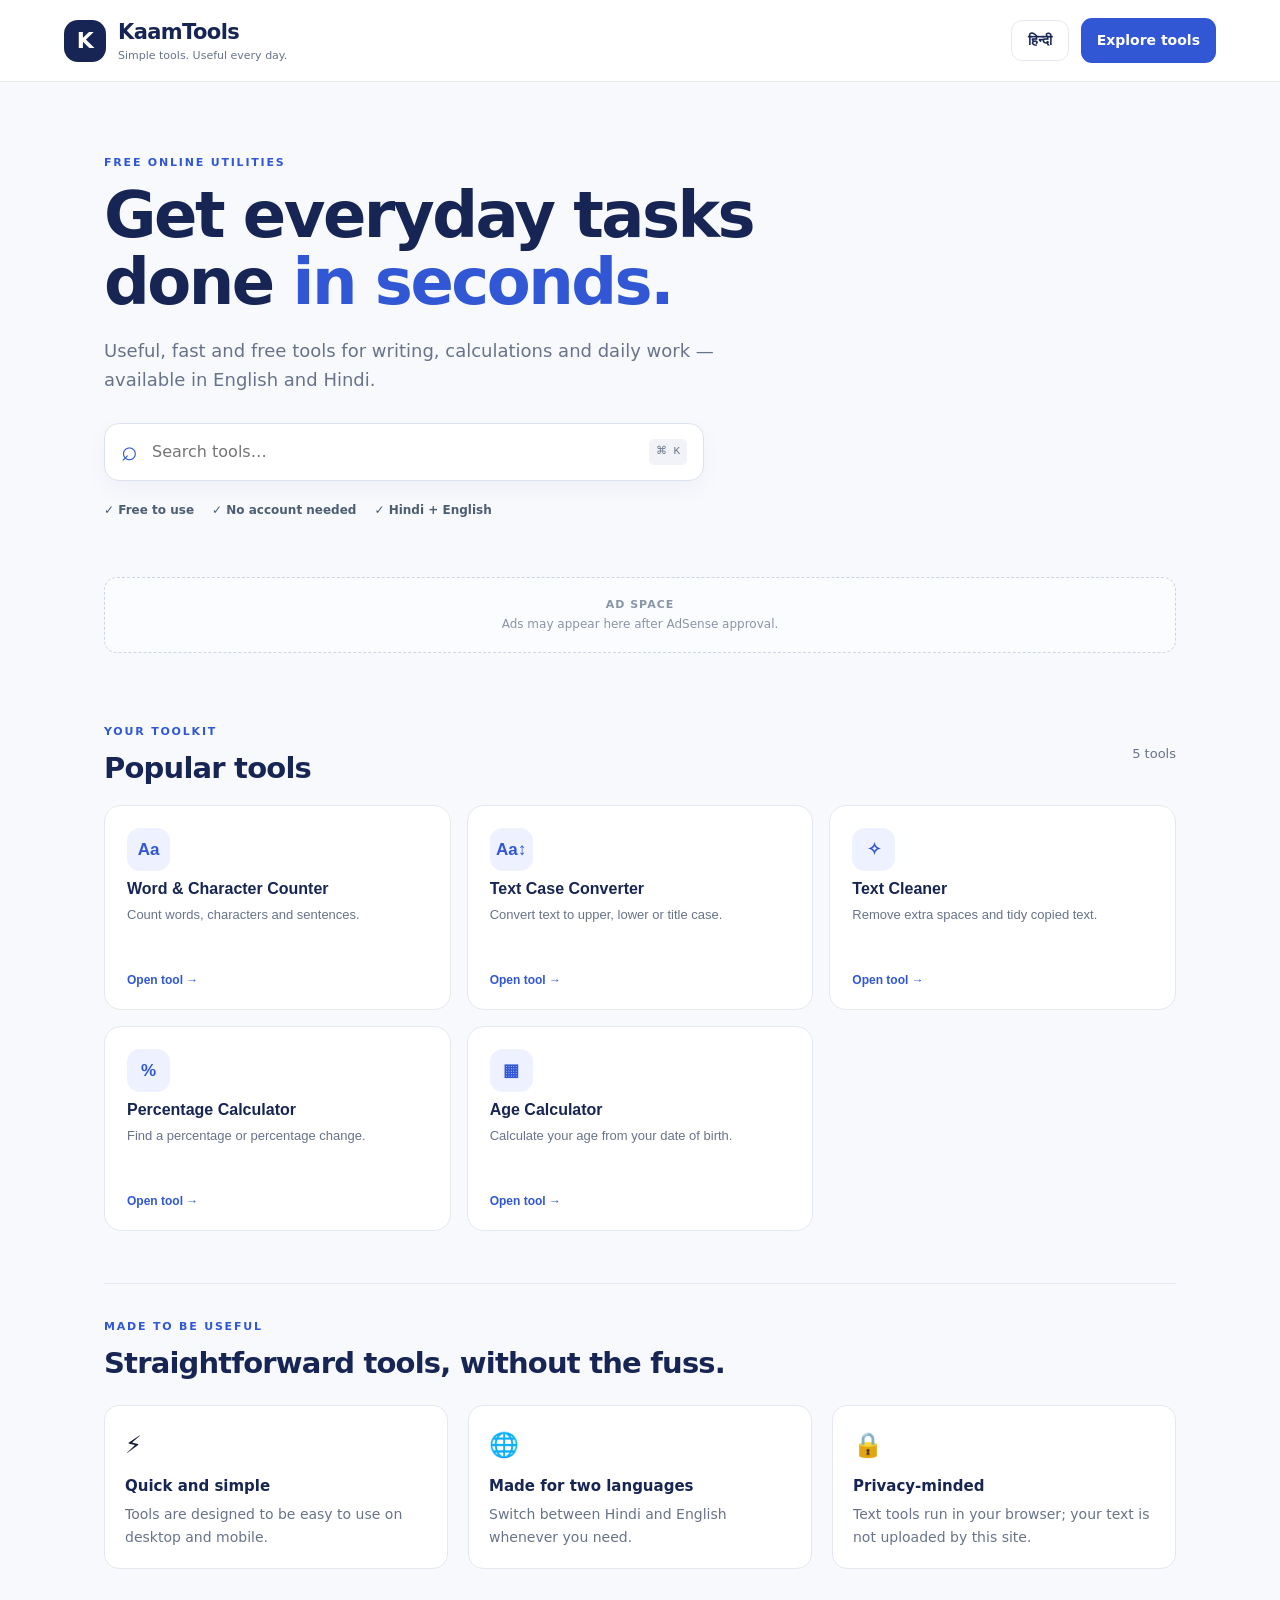
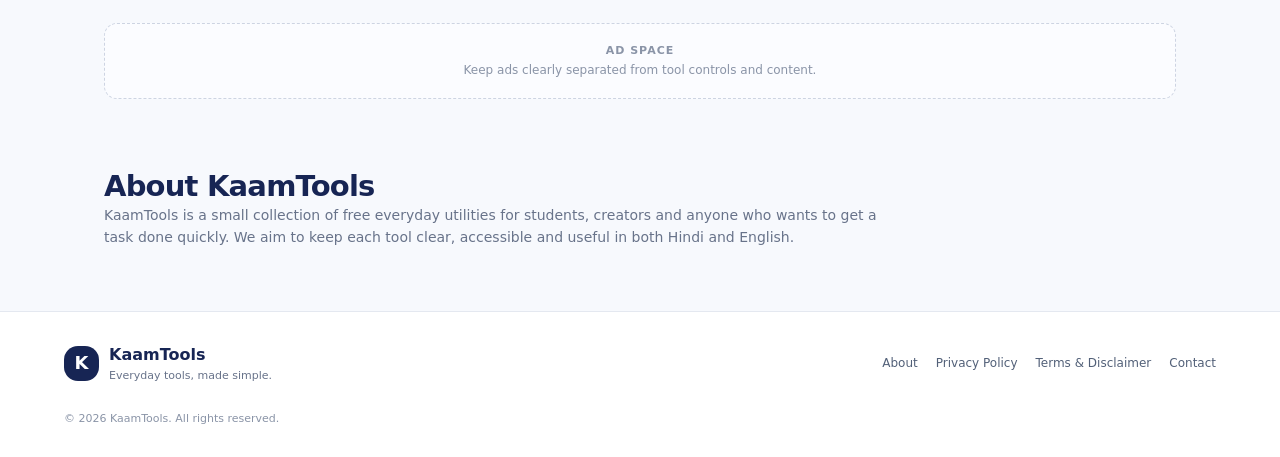
<file: index.html>
<!doctype html>
<html lang="en">
<head>
<meta charset="utf-8"><meta name="viewport" content="width=device-width,initial-scale=1">
<title>KaamTools — Free Online Tools in Hindi & English</title>
<meta name="description" content="Free, simple online tools in Hindi and English: word counter, case converter, text cleaner, percentage calculator and age calculator.">
<meta name="robots" content="index,follow">
<meta name="theme-color" content="#172554">
<link rel="canonical" href="https://YOUR-DOMAIN.example/">
<link rel="stylesheet" href="style.css">
</head>
<body>
<header class="top"><a class="brand" href="index.html"><span class="logo">K</span><span>KaamTools<small id="tagline">Simple tools. Useful every day.</small></span></a>
<div class="head-actions"><button id="langBtn" class="btn outline" type="button">हिन्दी</button><a class="btn primary" href="#tools" data-en="Explore tools" data-hi="टूल देखें">Explore tools</a></div></header>
<main>
<section class="hero"><div class="eyebrow" id="eyebrow">FREE ONLINE UTILITIES</div><h1 id="heroTitle">Get everyday tasks done <span>in seconds.</span></h1><p id="heroText">Useful, fast and free tools for writing, calculations and daily work — available in English and Hindi.</p>
<div class="searchbox"><span>⌕</span><input id="search" type="search" placeholder="Search tools…" aria-label="Search tools"><kbd>⌘ K</kbd></div>
<div class="hero-pills"><span>✓ Free to use</span><span>✓ No account needed</span><span>✓ Hindi + English</span></div></section>
<div class="ad-placeholder" aria-label="Advertisement space"><strong>Ad space</strong><span>Ads may appear here after AdSense approval.</span></div>
<section id="tools" class="section"><div class="section-heading"><div><p class="eyebrow" id="toolsEyebrow">YOUR TOOLKIT</p><h2 id="toolsTitle">Popular tools</h2></div><span class="muted" id="toolCount">5 tools</span></div>
<div class="tool-grid" id="toolGrid">
<button class="tool-card" data-tool="word"><span class="tool-icon">Aa</span><strong data-en="Word & Character Counter" data-hi="शब्द और अक्षर गिनें">Word & Character Counter</strong><span data-en="Count words, characters and sentences." data-hi="शब्द, अक्षर और वाक्य गिनें।">Count words, characters and sentences.</span><em data-en="Open tool →" data-hi="टूल खोलें →">Open tool →</em></button>
<button class="tool-card" data-tool="case"><span class="tool-icon">Aa↕</span><strong data-en="Text Case Converter" data-hi="टेक्स्ट केस बदलें">Text Case Converter</strong><span data-en="Convert text to upper, lower or title case." data-hi="टेक्स्ट को अपर, लोअर या टाइटल केस में बदलें।">Convert text to upper, lower or title case.</span><em data-en="Open tool →" data-hi="टूल खोलें →">Open tool →</em></button>
<button class="tool-card" data-tool="clean"><span class="tool-icon">✧</span><strong data-en="Text Cleaner" data-hi="टेक्स्ट साफ़ करें">Text Cleaner</strong><span data-en="Remove extra spaces and tidy copied text." data-hi="अतिरिक्त स्पेस हटाएँ और टेक्स्ट व्यवस्थित करें।">Remove extra spaces and tidy copied text.</span><em data-en="Open tool →" data-hi="टूल खोलें →">Open tool →</em></button>
<button class="tool-card" data-tool="percent"><span class="tool-icon">%</span><strong data-en="Percentage Calculator" data-hi="प्रतिशत कैलकुलेटर">Percentage Calculator</strong><span data-en="Find a percentage or percentage change." data-hi="प्रतिशत या प्रतिशत में बदलाव निकालें।">Find a percentage or percentage change.</span><em data-en="Open tool →" data-hi="टूल खोलें →">Open tool →</em></button>
<button class="tool-card" data-tool="age"><span class="tool-icon">▦</span><strong data-en="Age Calculator" data-hi="उम्र कैलकुलेटर">Age Calculator</strong><span data-en="Calculate your age from your date of birth." data-hi="जन्मतिथि से अपनी उम्र जानें।">Calculate your age from your date of birth.</span><em data-en="Open tool →" data-hi="टूल खोलें →">Open tool →</em></button>
</div></section>
<section class="workspace section" id="workspace" hidden><div class="workspace-head"><div><p class="eyebrow" id="toolEyebrow">TOOL</p><h2 id="workspaceTitle">Choose a tool</h2></div><button id="closeTool" class="btn outline">✕ <span id="closeText">Close</span></button></div><div id="toolContent"></div></section>
<section class="section info"><div><p class="eyebrow" id="whyEyebrow">MADE TO BE USEFUL</p><h2 id="whyTitle">Straightforward tools, without the fuss.</h2></div><div class="info-grid"><article><span>⚡</span><h3 id="fastTitle">Quick and simple</h3><p id="fastText">Tools are designed to be easy to use on desktop and mobile.</p></article><article><span>🌐</span><h3 id="langTitle">Made for two languages</h3><p id="langText">Switch between Hindi and English whenever you need.</p></article><article><span>🔒</span><h3 id="privacyTitle">Privacy-minded</h3><p id="privacyText">Text tools run in your browser; your text is not uploaded by this site.</p></article></div></section>
<div class="ad-placeholder" aria-label="Advertisement space"><strong>Ad space</strong><span>Keep ads clearly separated from tool controls and content.</span></div>
<section class="section about"><h2 id="aboutTitle">About KaamTools</h2><p id="aboutText">KaamTools is a small collection of free everyday utilities for students, creators and anyone who wants to get a task done quickly. We aim to keep each tool clear, accessible and useful in both Hindi and English.</p></section>
</main>
<footer><div class="footer-brand"><span class="logo">K</span><div><strong>KaamTools</strong><p id="footerTag">Everyday tools, made simple.</p></div></div><nav><a href="about.html" id="navAbout">About</a><a href="privacy.html" id="navPrivacy">Privacy Policy</a><a href="terms.html" id="navTerms">Terms & Disclaimer</a><a href="contact.html" id="navContact">Contact</a></nav><p class="copyright">© <span id="year"></span> KaamTools. <span id="rights">All rights reserved.</span></p></footer>
<script src="app.js"></script>
</body></html>
</file>
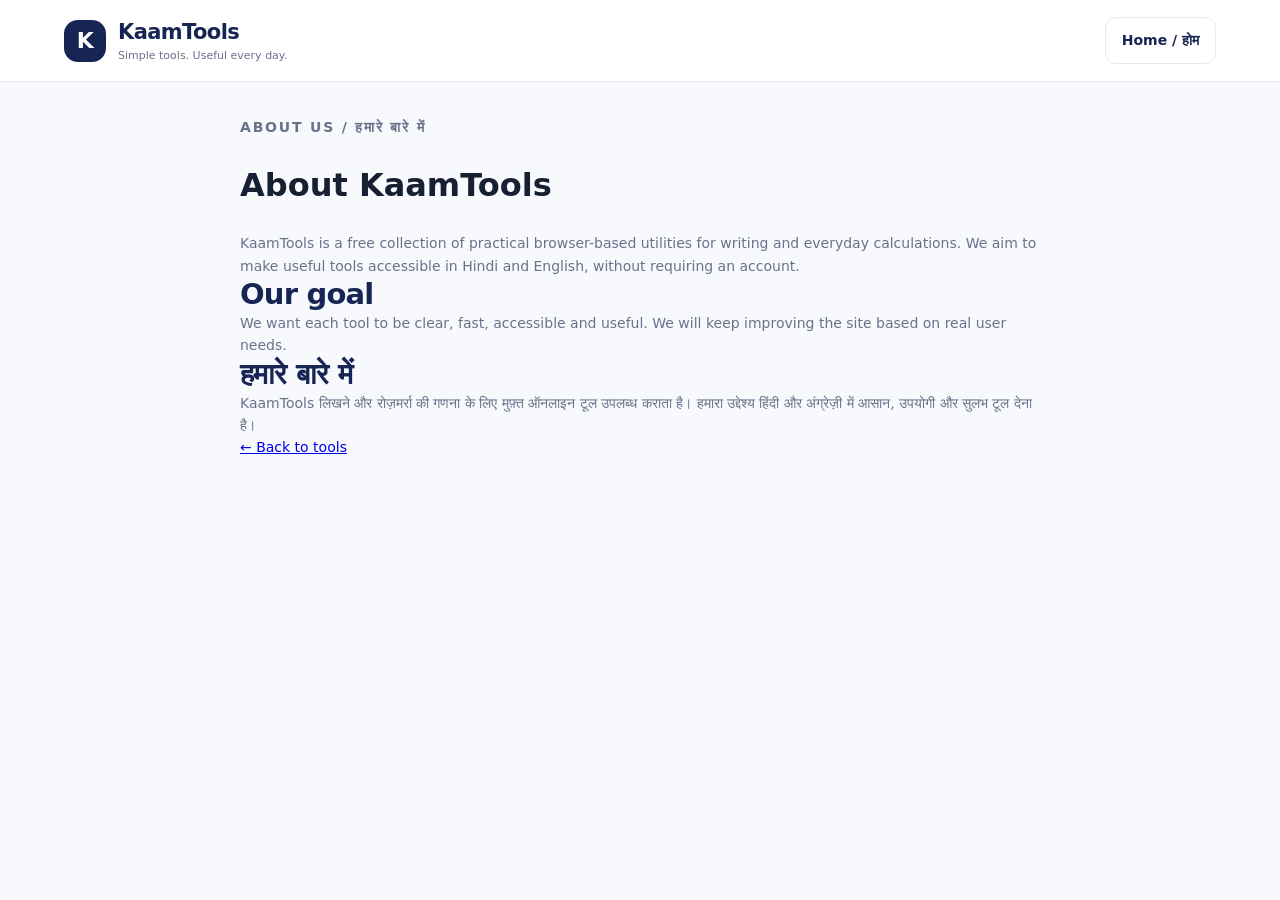
<file: about.html>
<!doctype html><html lang="en"><head><meta charset="utf-8"><meta name="viewport" content="width=device-width,initial-scale=1"><title>About KaamTools</title><link rel="stylesheet" href="style.css"></head><body><header class="top"><a class="brand" href="index.html"><span class="logo">K</span><span>KaamTools<small>Simple tools. Useful every day.</small></span></a><a class="btn outline" href="index.html">Home / होम</a></header><main class="section about"><p class="eyebrow">ABOUT US / हमारे बारे में</p><h1>About KaamTools</h1><p>KaamTools is a free collection of practical browser-based utilities for writing and everyday calculations. We aim to make useful tools accessible in Hindi and English, without requiring an account.</p><h2>Our goal</h2><p>We want each tool to be clear, fast, accessible and useful. We will keep improving the site based on real user needs.</p><h2>हमारे बारे में</h2><p>KaamTools लिखने और रोज़मर्रा की गणना के लिए मुफ़्त ऑनलाइन टूल उपलब्ध कराता है। हमारा उद्देश्य हिंदी और अंग्रेज़ी में आसान, उपयोगी और सुलभ टूल देना है।</p><p><a href="index.html">← Back to tools</a></p></main></body></html>
</file>
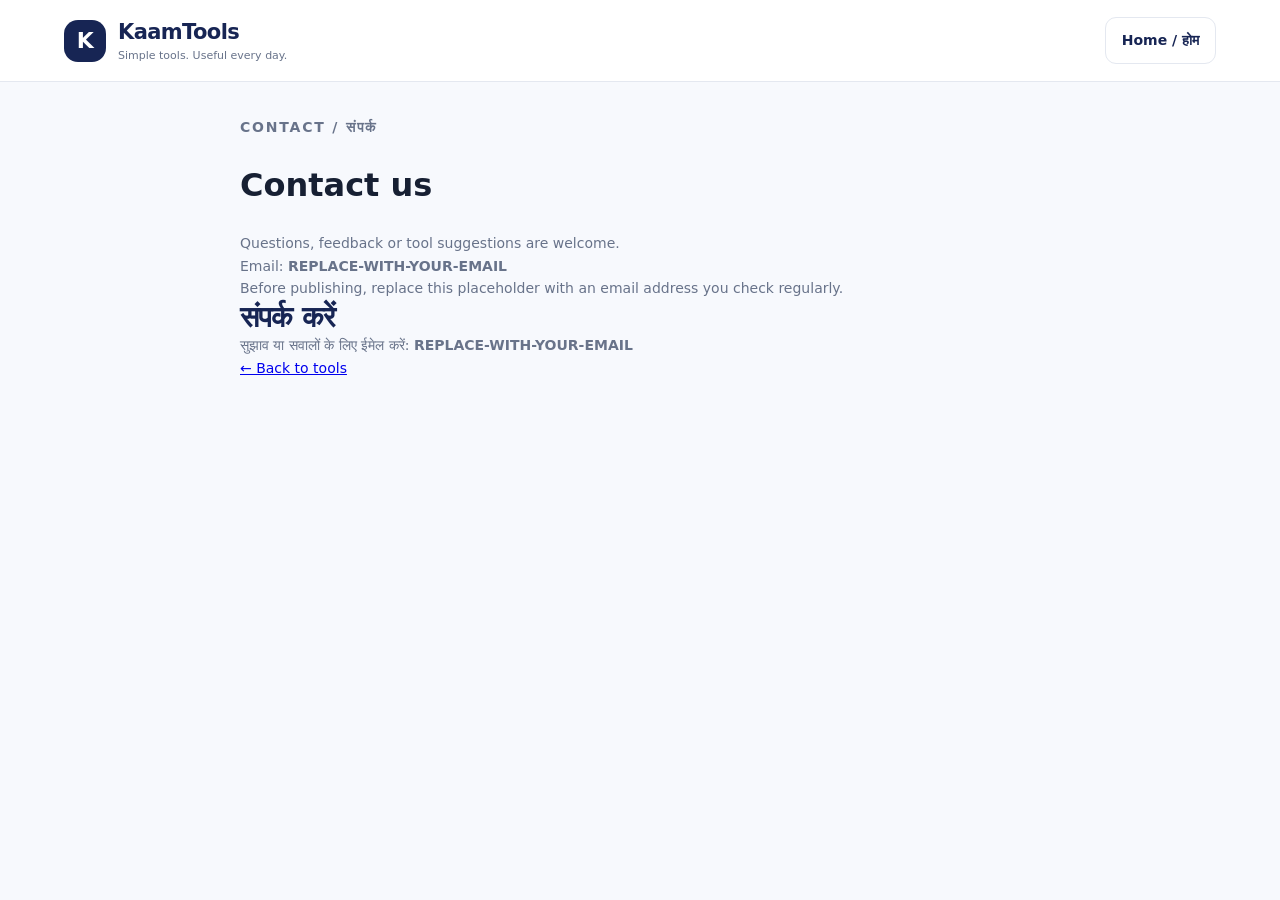
<file: contact.html>
<!doctype html><html lang="en"><head><meta charset="utf-8"><meta name="viewport" content="width=device-width,initial-scale=1"><title>Contact — KaamTools</title><link rel="stylesheet" href="style.css"></head><body><header class="top"><a class="brand" href="index.html"><span class="logo">K</span><span>KaamTools<small>Simple tools. Useful every day.</small></span></a><a class="btn outline" href="index.html">Home / होम</a></header><main class="section about"><p class="eyebrow">CONTACT / संपर्क</p><h1>Contact us</h1><p>Questions, feedback or tool suggestions are welcome.</p><p>Email: <strong>REPLACE-WITH-YOUR-EMAIL</strong></p><p>Before publishing, replace this placeholder with an email address you check regularly.</p><h2>संपर्क करें</h2><p>सुझाव या सवालों के लिए ईमेल करें: <strong>REPLACE-WITH-YOUR-EMAIL</strong></p><p><a href="index.html">← Back to tools</a></p></main></body></html>
</file>
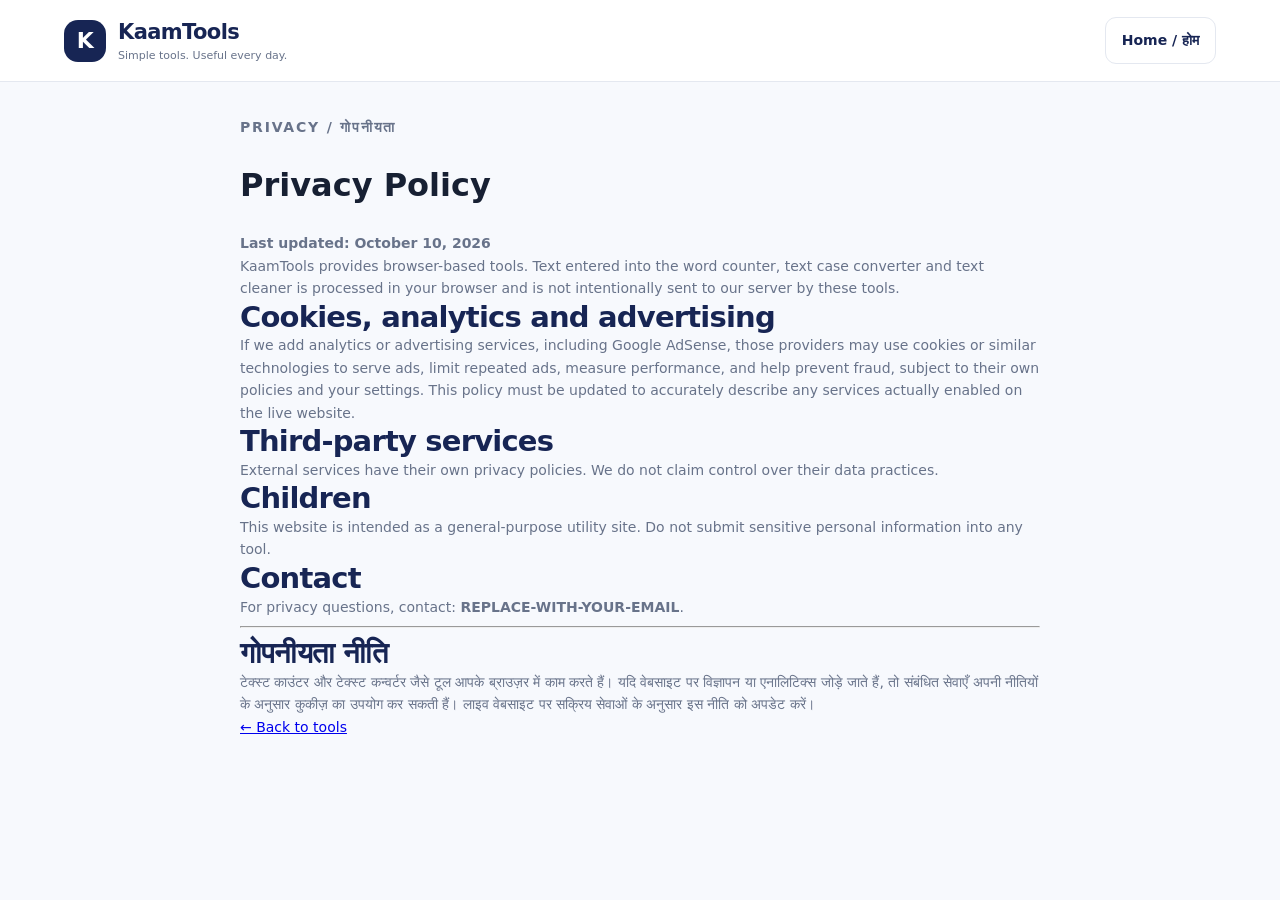
<file: privacy.html>
<!doctype html><html lang="en"><head><meta charset="utf-8"><meta name="viewport" content="width=device-width,initial-scale=1"><title>Privacy Policy — KaamTools</title><link rel="stylesheet" href="style.css"></head><body><header class="top"><a class="brand" href="index.html"><span class="logo">K</span><span>KaamTools<small>Simple tools. Useful every day.</small></span></a><a class="btn outline" href="index.html">Home / होम</a></header><main class="section about"><p class="eyebrow">PRIVACY / गोपनीयता</p><h1>Privacy Policy</h1><p><strong>Last updated: October 10, 2026</strong></p><p>KaamTools provides browser-based tools. Text entered into the word counter, text case converter and text cleaner is processed in your browser and is not intentionally sent to our server by these tools.</p><h2>Cookies, analytics and advertising</h2><p>If we add analytics or advertising services, including Google AdSense, those providers may use cookies or similar technologies to serve ads, limit repeated ads, measure performance, and help prevent fraud, subject to their own policies and your settings. This policy must be updated to accurately describe any services actually enabled on the live website.</p><h2>Third-party services</h2><p>External services have their own privacy policies. We do not claim control over their data practices.</p><h2>Children</h2><p>This website is intended as a general-purpose utility site. Do not submit sensitive personal information into any tool.</p><h2>Contact</h2><p>For privacy questions, contact: <strong>REPLACE-WITH-YOUR-EMAIL</strong>.</p><hr><h2>गोपनीयता नीति</h2><p>टेक्स्ट काउंटर और टेक्स्ट कन्वर्टर जैसे टूल आपके ब्राउज़र में काम करते हैं। यदि वेबसाइट पर विज्ञापन या एनालिटिक्स जोड़े जाते हैं, तो संबंधित सेवाएँ अपनी नीतियों के अनुसार कुकीज़ का उपयोग कर सकती हैं। लाइव वेबसाइट पर सक्रिय सेवाओं के अनुसार इस नीति को अपडेट करें।</p><p><a href="index.html">← Back to tools</a></p></main></body></html>
</file>
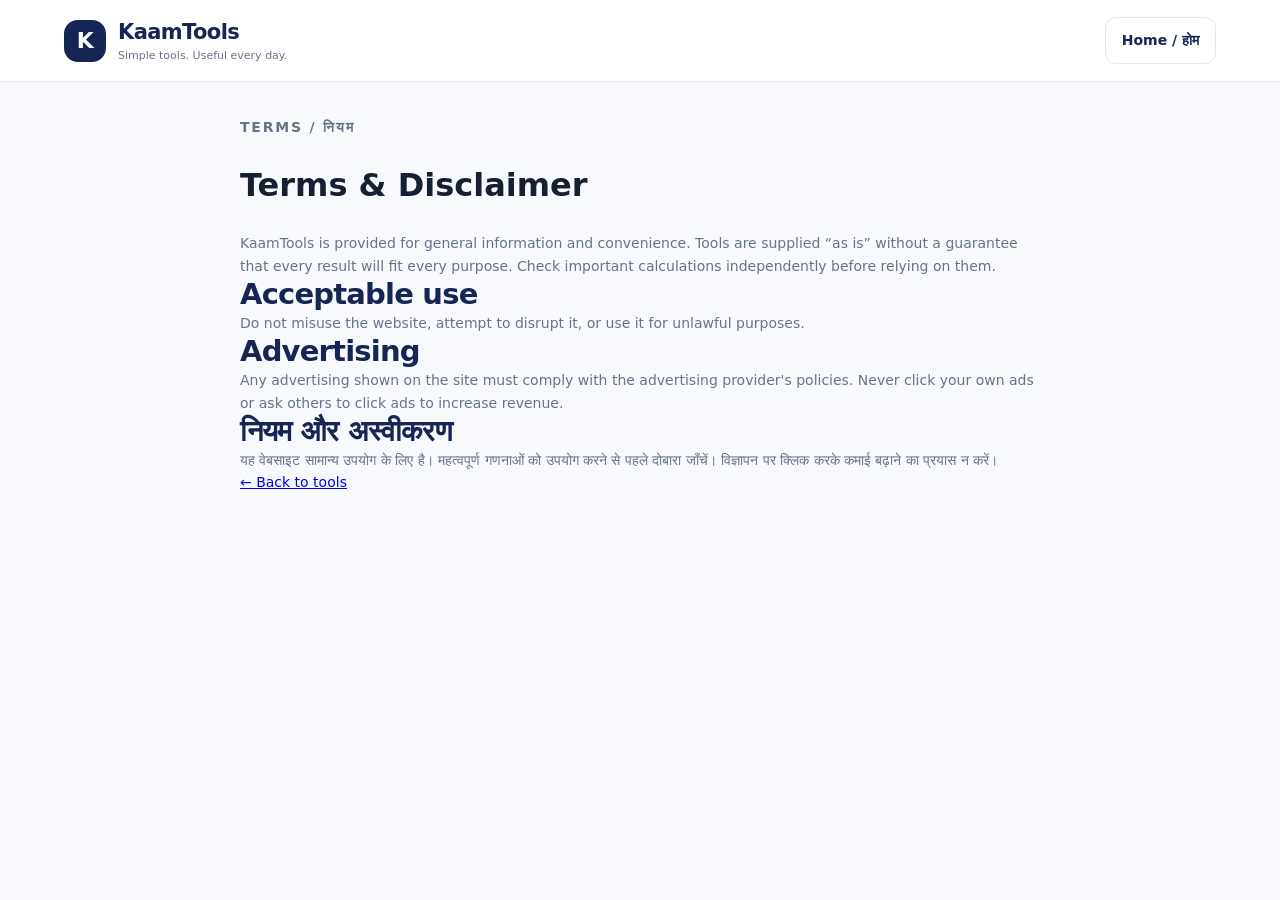
<file: terms.html>
<!doctype html><html lang="en"><head><meta charset="utf-8"><meta name="viewport" content="width=device-width,initial-scale=1"><title>Terms & Disclaimer — KaamTools</title><link rel="stylesheet" href="style.css"></head><body><header class="top"><a class="brand" href="index.html"><span class="logo">K</span><span>KaamTools<small>Simple tools. Useful every day.</small></span></a><a class="btn outline" href="index.html">Home / होम</a></header><main class="section about"><p class="eyebrow">TERMS / नियम</p><h1>Terms & Disclaimer</h1><p>KaamTools is provided for general information and convenience. Tools are supplied “as is” without a guarantee that every result will fit every purpose. Check important calculations independently before relying on them.</p><h2>Acceptable use</h2><p>Do not misuse the website, attempt to disrupt it, or use it for unlawful purposes.</p><h2>Advertising</h2><p>Any advertising shown on the site must comply with the advertising provider's policies. Never click your own ads or ask others to click ads to increase revenue.</p><h2>नियम और अस्वीकरण</h2><p>यह वेबसाइट सामान्य उपयोग के लिए है। महत्वपूर्ण गणनाओं को उपयोग करने से पहले दोबारा जाँचें। विज्ञापन पर क्लिक करके कमाई बढ़ाने का प्रयास न करें।</p><p><a href="index.html">← Back to tools</a></p></main></body></html>
</file>
<file: style.css>
:root{--navy:#172554;--blue:#3157d5;--ink:#172033;--muted:#68738a;--line:#e4e8f0;--bg:#f7f9fd;--white:#fff;--mint:#e6f8f2}*{box-sizing:border-box}html{scroll-behavior:smooth}body{margin:0;background:var(--bg);color:var(--ink);font:16px/1.6 Inter,ui-sans-serif,system-ui,-apple-system,"Segoe UI",sans-serif}.top{height:82px;display:flex;align-items:center;justify-content:space-between;padding:0 max(5vw,22px);background:#fff;border-bottom:1px solid var(--line)}.brand{display:flex;gap:12px;align-items:center;text-decoration:none;color:var(--navy);font-weight:850;font-size:21px;letter-spacing:-.6px}.brand small{display:block;font-size:11px;font-weight:500;letter-spacing:0;color:var(--muted);margin-top:-3px}.logo{display:grid;place-items:center;width:42px;height:42px;border-radius:14px;background:var(--navy);color:#fff;font-weight:900;font-size:22px}.head-actions{display:flex;gap:12px;align-items:center}.btn{border:0;border-radius:11px;padding:11px 16px;font-weight:750;cursor:pointer;text-decoration:none;display:inline-flex;align-items:center;gap:7px;font-size:14px}.primary{background:var(--blue);color:white}.outline{border:1px solid var(--line);background:white;color:var(--navy)}main{max-width:1120px;margin:auto;padding:0 24px}.hero{padding:72px 0 45px;max-width:800px}.eyebrow{font-size:11px;letter-spacing:1.8px;font-weight:850;color:var(--blue);margin:0 0 10px}.hero h1{font-size:clamp(38px,6vw,64px);line-height:1.06;letter-spacing:-2.5px;color:var(--navy);margin:0 0 20px;max-width:740px}.hero h1 span{color:var(--blue)}.hero p{font-size:18px;color:var(--muted);max-width:620px;margin:0 0 28px}.searchbox{height:58px;max-width:600px;display:flex;align-items:center;gap:12px;padding:0 16px;background:#fff;border:1px solid #dce2ef;border-radius:15px;box-shadow:0 8px 25px #1725540a}.searchbox span{font-size:28px;color:var(--blue)}.searchbox input{border:0;outline:0;flex:1;min-width:0;font:inherit;background:transparent}.searchbox kbd{font-size:11px;color:var(--muted);background:#f1f3f8;padding:4px 7px;border-radius:5px}.hero-pills{display:flex;gap:18px;flex-wrap:wrap;margin-top:20px;color:#4d5d72;font-size:12px;font-weight:650}.ad-placeholder{margin:12px 0 36px;min-height:76px;border:1px dashed #cdd4e2;border-radius:13px;background:#fbfcff;display:flex;flex-direction:column;align-items:center;justify-content:center;color:#8a94a7;font-size:12px;gap:2px}.ad-placeholder strong{font-size:11px;letter-spacing:1px;text-transform:uppercase}.section{padding:34px 0 42px}.section-heading,.workspace-head{display:flex;align-items:center;justify-content:space-between;gap:15px;margin-bottom:20px}.section h2,.workspace h2{font-size:29px;letter-spacing:-.8px;color:var(--navy);line-height:1.2;margin:0}.muted{color:var(--muted);font-size:13px}.tool-grid{display:grid;grid-template-columns:repeat(3,minmax(0,1fr));gap:16px}.tool-card{text-align:left;display:flex;flex-direction:column;align-items:flex-start;gap:9px;background:#fff;border:1px solid var(--line);border-radius:17px;padding:22px;min-height:205px;cursor:pointer;color:inherit;transition:transform .18s,border-color .18s,box-shadow .18s}.tool-card:hover{transform:translateY(-3px);border-color:#b9c7ff;box-shadow:0 12px 28px #1725540d}.tool-icon{display:grid;place-items:center;width:43px;height:43px;border-radius:13px;background:#eef1ff;color:var(--blue);font-weight:850;font-size:17px}.tool-card strong{font-size:16px;color:var(--navy)}.tool-card span:not(.tool-icon){font-size:13px;color:var(--muted)}.tool-card em{font-size:12px;color:var(--blue);font-weight:800;font-style:normal;margin-top:auto}.workspace{background:#fff;border:1px solid var(--line);border-radius:20px;padding:25px;margin:18px 0 35px;box-shadow:0 10px 30px #17255408}.workspace-head{margin-bottom:25px}.form-label{display:block;font-size:13px;font-weight:750;margin:14px 0 7px}.field,textarea,select{width:100%;border:1px solid #d9dfeb;border-radius:10px;padding:12px 13px;font:inherit;color:var(--ink);background:#fff}.field:focus,textarea:focus{outline:2px solid #b9c7ff;border-color:var(--blue)}textarea{min-height:150px;resize:vertical}.tool-actions{display:flex;flex-wrap:wrap;gap:9px;margin:12px 0}.stats{display:grid;grid-template-columns:repeat(3,1fr);gap:10px;margin-top:14px}.stat{background:#f5f7fc;border-radius:12px;padding:15px}.stat b{display:block;font-size:25px;color:var(--navy)}.stat span{font-size:12px;color:var(--muted)}.result{padding:14px;border-radius:10px;background:var(--mint);margin-top:14px;color:#12533f;font-weight:700}.info{border-top:1px solid var(--line);margin-top:10px}.info-grid{display:grid;grid-template-columns:repeat(3,1fr);gap:20px;margin-top:24px}.info-grid article{padding:20px;background:white;border:1px solid var(--line);border-radius:15px}.info-grid article>span{font-size:24px}.info-grid h3{font-size:15px;margin:10px 0 5px;color:var(--navy)}.info-grid p,.about p{font-size:14px;color:var(--muted);margin:0}.about{max-width:800px}footer{margin-top:20px;background:#fff;border-top:1px solid var(--line);padding:30px max(5vw,22px);display:flex;align-items:center;gap:25px;flex-wrap:wrap}.footer-brand{display:flex;gap:10px;align-items:center;margin-right:auto}.footer-brand .logo{width:35px;height:35px;font-size:18px}.footer-brand strong{color:var(--navy)}.footer-brand p{margin:0;font-size:11px;color:var(--muted)}footer nav{display:flex;gap:18px;flex-wrap:wrap}footer a{font-size:12px;color:#526078;text-decoration:none}footer a:hover{color:var(--blue)}.copyright{width:100%;font-size:11px;color:#8a94a7;margin:0}.empty{color:var(--muted);padding:20px 0}@media(max-width:760px){.top{height:72px;padding:0 17px}.brand{font-size:18px}.brand small{font-size:10px}.head-actions .primary{display:none}main{padding:0 17px}.hero{padding:52px 0 28px}.hero h1{letter-spacing:-1.5px}.hero p{font-size:16px}.tool-grid{grid-template-columns:repeat(2,minmax(0,1fr));gap:10px}.tool-card{padding:16px;min-height:205px}.info-grid{grid-template-columns:1fr}.workspace{padding:18px}.section h2,.workspace h2{font-size:25px}footer{padding:25px 18px}footer nav{gap:12px}.stats{grid-template-columns:1fr 1fr}}@media(max-width:420px){.tool-grid{grid-template-columns:1fr}.tool-card{min-height:170px}.hero-pills{gap:8px}.searchbox kbd{display:none}}
</file>
